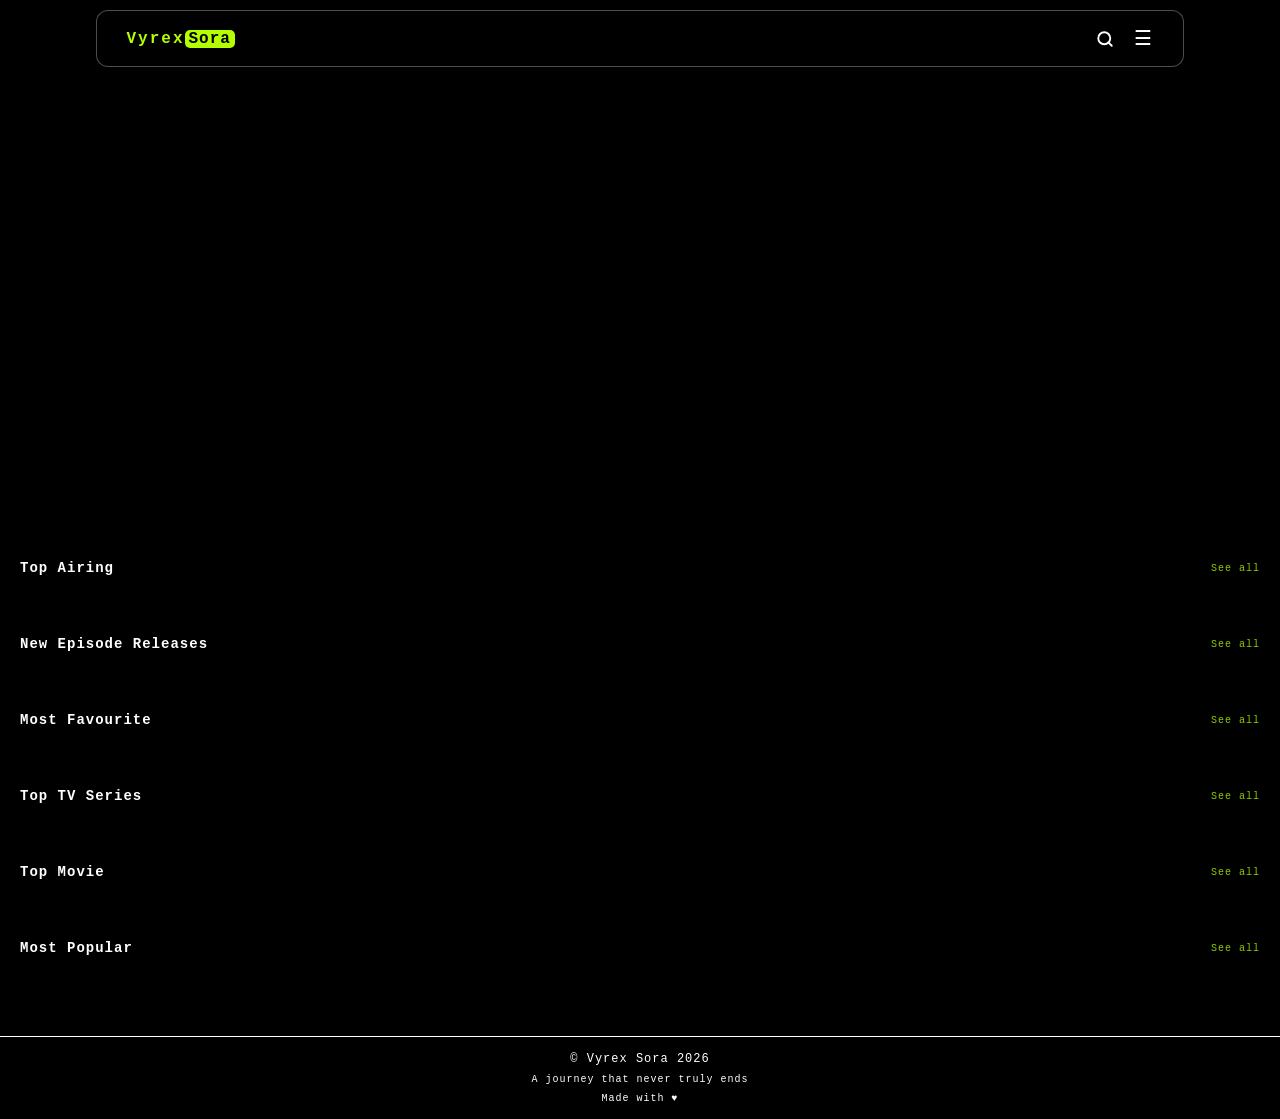
<file: index.html>
<!DOCTYPE html>
<html lang="en">
<head>
  <meta charset="UTF-8">
  <meta name="viewport" content="width=device-width, initial-scale=1.0">
  <meta name="google-site-verification" content="T7YltjFUH0FbNGwlceRpRy20hmYLATjGN4tPU9SkN6c" />
  
  <!-- 🔥 SEO -->
  <title>Vyrex Sora | Anime Tracker & Discovery</title>
  <meta name="description" content="Vyrex Sora - Explore, track, and discover anime. A smooth and modern anime experience.">
  <meta name="keywords" content="anime website, watch anime online, anime tracker, vyrex sora, anime list">
  <meta name="robots" content="index, follow">
  
  <!-- 🔥 OPEN GRAPH -->
  <meta property="og:title" content="Vyrex Sora">
  <meta property="og:description" content="A journey that never truly ends. Discover and track anime easily.">
  <meta property="og:image" content="https://vyrexsora.netlify.app/thumb.png">
  <meta property="og:url" content="https://vyrexsora.netlify.app">
  <meta property="og:type" content="website">
  
  <!-- 🔥 TWITTER -->
  <meta name="twitter:card" content="summary_large_image">
  <meta name="twitter:title" content="Vyrex Sora">
  <meta name="twitter:description" content="A journey that never truly ends. Discover and track anime easily.">
  <meta name="twitter:image" content="https://vyrexsora.netlify.app/thumb.png">
  
  <!-- 🔥 THEME COLOR -->
  <meta name="theme-color" content="#b4ff00">
  
  <!-- 🔥 FAVICON (🔥 FIXED) -->
  <link rel="icon" href="favicon.png" type="image/png">
  
  <!-- 🔥 OPTIONAL (better support) -->
  <link rel="apple-touch-icon" href="favicon.png">
  
  <!-- 🔥 STYLES -->
  <link rel="stylesheet" href="style.css">
  <link rel="stylesheet" href="navbar.css">
</head>
<body>

<!-- NAVBAR -->
<nav>
  <ul class="nav-links">
    <li><a class="visited">Home</a></li>
    <li><a href="list.html">List</a></li>
    <li><a href="about.html">About Us</a></li>
    <li><a href="contact.html">Contact Us</a></li>
    <li><a href="privacy.html">Privacy Policy</a></li>
    <li><a href="terms.html">Terms & Condition</a></li>
  </ul>
</nav>

<nav class="nav">
  <h1 class="logo">Vyrex<span>Sora</span></h1>

  <div class="nav-right">
    <a href="search.html">
      <div class="nav-search-box">
        <div class="nav-search-wrapper">
          <svg class="nav-search-icon" viewBox="0 0 24 24">
            <circle cx="11" cy="11" r="8"/>
            <path d="M21 21L16.65 16.65"/>
          </svg>
        </div>
      </div>
    </a>

    <div class="menu-toggle">☰</div>
  </div>
</nav>

<!-- HERO CAROUSEL -->
<section class="hero-carousel" id="heroCarousel"></section>

<!-- SECTIONS -->
<section class="anime-section">
  <div class="section-header">
    <h2>Top Airing</h2>
    <a href="airing.html" class="see-all">See all</a>
  </div>
  <div class="anime-row" id="topAiring"></div>
</section>

<section class="anime-section">
  <div class="section-header">
    <h2>New Episode Releases</h2>
    <a href="newep.html" class="see-all">See all</a>
  </div>
  <div class="anime-row" id="newEpisodes"></div>
</section>

<section class="anime-section">
  <div class="section-header">
    <h2>Most Favourite</h2>
    <a href="favourite.html" class="see-all">See all</a>
  </div>
  <div class="anime-row" id="favorites"></div>
</section>

<section class="anime-section">
  <div class="section-header">
    <h2>Top TV Series</h2>
    <a href="tv.html" class="see-all">See all</a>
  </div>
  <div class="anime-row" id="topTV"></div>
</section>

<section class="anime-section">
  <div class="section-header">
    <h2>Top Movie</h2>
    <a href="movie.html" class="see-all">See all</a>
  </div>
  <div class="anime-row" id="topMovie"></div>
</section>

<section class="anime-section">
  <div class="section-header">
    <h2>Most Popular</h2>
    <a href="popular.html" class="see-all">See all</a>
  </div>
  <div class="anime-row" id="popular"></div>
</section>

<footer class="footer">
  <p>© Vyrex Sora 2026</p>
  <p class="footer-tagline">A journey that never truly ends</p>
  <p class="footer-made">Made with ♥️</p>
</footer>

<script src="script.js"></script>
<script src="navbar.js"></script>
</body>
</html>
</file>
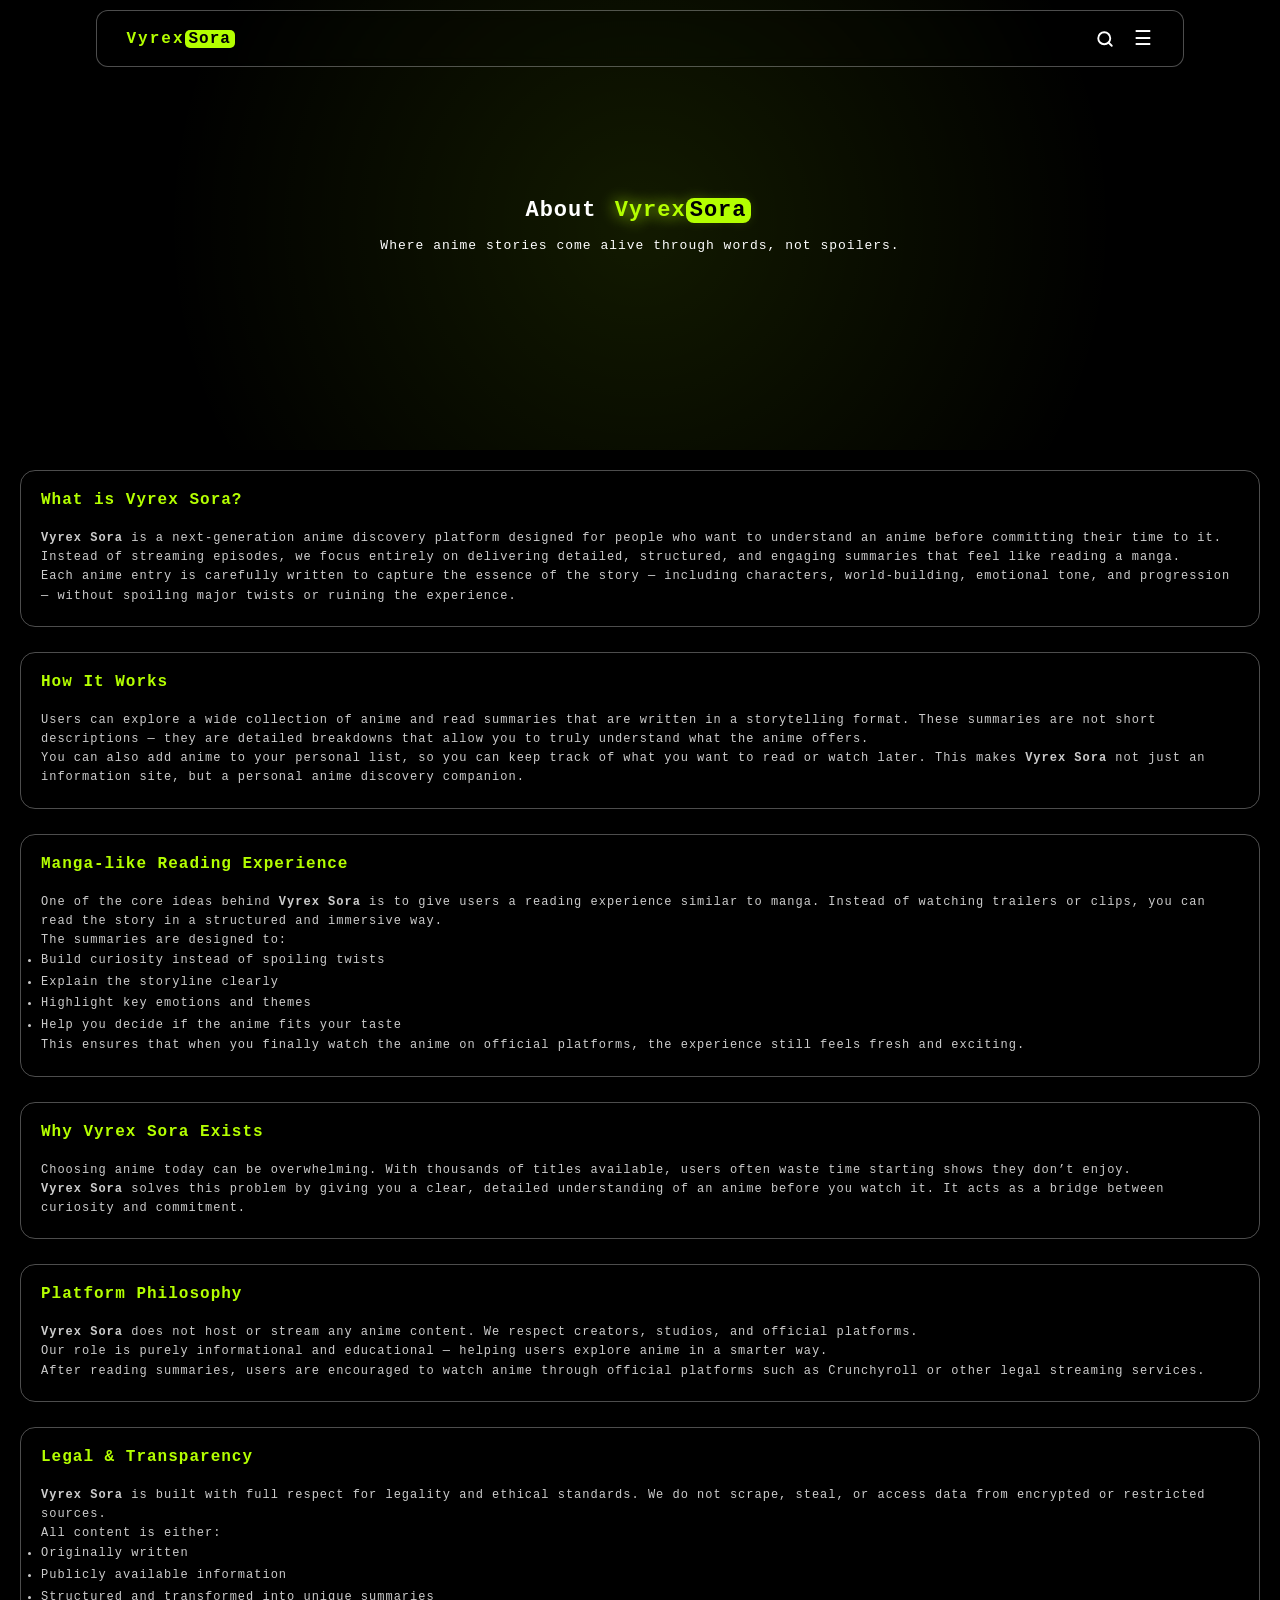
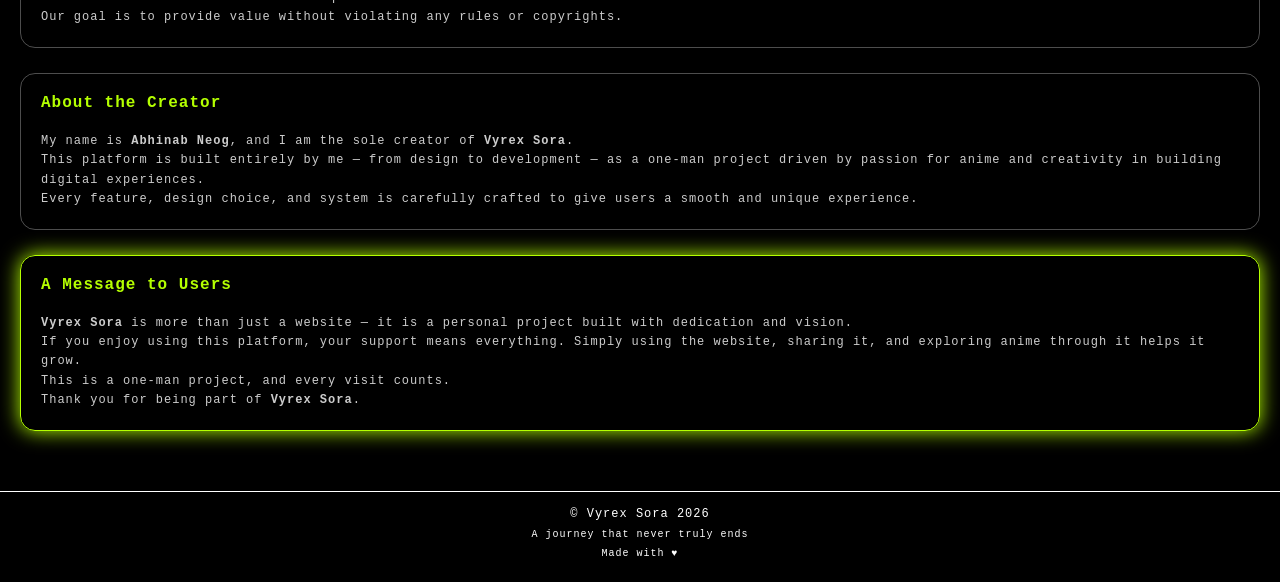
<file: about.html>
<!DOCTYPE html>
<html lang="en">
<head>
  <meta charset="UTF-8">
  <meta name="viewport" content="width=device-width, initial-scale=1.0">
  <title>About Vyrex Sora</title>
  <meta name="description" content="Learn about Vyrex Sora and its mission to create a modern anime discovery platform.">
  <meta name="keywords" content="about vyrex sora, anime platform, anime website">
  <meta name="robots" content="index, follow">
  <meta property="og:title" content="About Vyrex Sora">
  <meta property="og:description" content="Discover the vision behind Vyrex Sora.">
  <meta property="og:image" content="https://vyrexsora.netlify.app/thumb.png">
  <meta property="og:url" content="https://vyrexsora.netlify.app/about.html">
  <meta property="og:type" content="website">
  <meta name="twitter:card" content="summary_large_image">
  <meta name="twitter:title" content="About Vyrex Sora">
  <meta name="twitter:description" content="Discover the vision behind Vyrex Sora.">
  <meta name="twitter:image" content="https://vyrexsora.netlify.app/thumb.png">
  <meta name="theme-color" content="#b4ff00">
  <link rel="icon" type="image/png" href="/favicon.png">
  <link rel="apple-touch-icon" href="/favicon.png">
  <link rel="canonical" href="https://vyrexsora.netlify.app/about.html">
  <link rel="stylesheet" href="about.css">
  <link rel="stylesheet" href="navbar.css">
</head>
<body>

<!-- NAVBAR -->
<nav>
  <ul class="nav-links">
    <li><a href="index.html">Home</a></li>
    <li><a href="list.html">List</a></li>
    <li><a class="visited">About Us</a></li>
    <li><a href="contact.html">Contact Us</a></li>
    <li><a href="privacy.html">Privacy Policy</a></li>
    <li><a href="terms.html">Terms & Condition</a></li>
  </ul>
</nav>

<nav class="nav">
  <h1 class="logo">Vyrex<span>Sora</span></h1>

  <div class="nav-right">
    <a href="search.html">
      <div class="nav-search-box">
        <div class="nav-search-wrapper">
          <svg class="nav-search-icon" viewBox="0 0 24 24">
            <circle cx="11" cy="11" r="8"/>
            <path d="M21 21L16.65 16.65"/>
          </svg>
        </div>
      </div>
    </a>

    <div class="menu-toggle">☰</div>
  </div>
</nav>

<!-- HERO -->
<section class="about-hero">
  <h1>About <span>Vyrex<span>Sora</span></span></h1>
  <p>Where anime stories come alive through words, not spoilers.</p>
</section>

<!-- CONTENT -->
<section class="about-container">

  <div class="about-card">
    <h2>What is Vyrex Sora?</h2>
    <p>
      <strong>Vyrex Sora</strong> is a next-generation anime discovery platform designed for people who want to understand an anime before committing their time to it.  
      Instead of streaming episodes, we focus entirely on delivering detailed, structured, and engaging summaries that feel like reading a manga.
    </p>
    <p>
      Each anime entry is carefully written to capture the essence of the story — including characters, world-building, emotional tone, and progression — without spoiling major twists or ruining the experience.
    </p>
  </div>

  <div class="about-card">
    <h2>How It Works</h2>
    <p>
      Users can explore a wide collection of anime and read summaries that are written in a storytelling format.  
      These summaries are not short descriptions — they are detailed breakdowns that allow you to truly understand what the anime offers.
    </p>
    <p>
      You can also add anime to your personal list, so you can keep track of what you want to read or watch later.  
      This makes <strong>Vyrex Sora</strong> not just an information site, but a personal anime discovery companion.
    </p>
  </div>

  <div class="about-card">
    <h2>Manga-like Reading Experience</h2>
    <p>
      One of the core ideas behind <strong>Vyrex Sora</strong> is to give users a reading experience similar to manga.  
      Instead of watching trailers or clips, you can read the story in a structured and immersive way.
    </p>
    <p>
      The summaries are designed to:
      </p>
      <ul>
        <li>Build curiosity instead of spoiling twists</li>
        <li>Explain the storyline clearly</li>
        <li>Highlight key emotions and themes</li>
        <li>Help you decide if the anime fits your taste</li>
      </ul>
    <p>
      This ensures that when you finally watch the anime on official platforms, the experience still feels fresh and exciting.
    </p>
  </div>

  <div class="about-card">
    <h2>Why Vyrex Sora Exists</h2>
    <p>
      Choosing anime today can be overwhelming. With thousands of titles available, users often waste time starting shows they don’t enjoy.
    </p>
    <p>
      <strong>Vyrex Sora</strong> solves this problem by giving you a clear, detailed understanding of an anime before you watch it.  
      It acts as a bridge between curiosity and commitment.
    </p>
  </div>

  <div class="about-card">
    <h2>Platform Philosophy</h2>
    <p>
      <strong>Vyrex Sora</strong> does not host or stream any anime content.  
      We respect creators, studios, and official platforms.
    </p>
    <p>
      Our role is purely informational and educational — helping users explore anime in a smarter way.
    </p>
    <p>
      After reading summaries, users are encouraged to watch anime through official platforms such as Crunchyroll or other legal streaming services.
    </p>
  </div>

  <div class="about-card">
    <h2>Legal & Transparency</h2>
    <p>
      <strong>Vyrex Sora</strong> is built with full respect for legality and ethical standards.  
      We do not scrape, steal, or access data from encrypted or restricted sources.
    </p>
    <p>
      All content is either:
      </p>
      <ul>
        <li>Originally written</li>
        <li>Publicly available information</li>
        <li>Structured and transformed into unique summaries</li>
      </ul>
    <p>
      Our goal is to provide value without violating any rules or copyrights.
    </p>
  </div>

  <div class="about-card">
    <h2>About the Creator</h2>
    <p>
      My name is <strong>Abhinab Neog</strong>, and I am the sole creator of <strong>Vyrex Sora</strong>.
    </p>
    <p>
      This platform is built entirely by me — from design to development — as a one-man project driven by passion for anime and creativity in building digital experiences.
    </p>
    <p>
      Every feature, design choice, and system is carefully crafted to give users a smooth and unique experience.
    </p>
  </div>

  <div class="about-card highlight">
    <h2>A Message to Users</h2>
    <p>
      <strong>Vyrex Sora</strong> is more than just a website — it is a personal project built with dedication and vision.
    </p>
    <p>
      If you enjoy using this platform, your support means everything.  
      Simply using the website, sharing it, and exploring anime through it helps it grow.
    </p>
    <p>
      This is a one-man project, and every visit counts.
    </p>
    <p>
      Thank you for being part of <strong>Vyrex Sora</strong>.
    </p>
  </div>

</section>

<footer class="footer">
  <p>© Vyrex Sora 2026</p>
  <p class="footer-tagline">A journey that never truly ends</p>
  <p class="footer-made">Made with ♥️</p>
</footer>

<script src="navbar.js"></script>
<script src="about.js"></script>
</body>
</html>
</file>
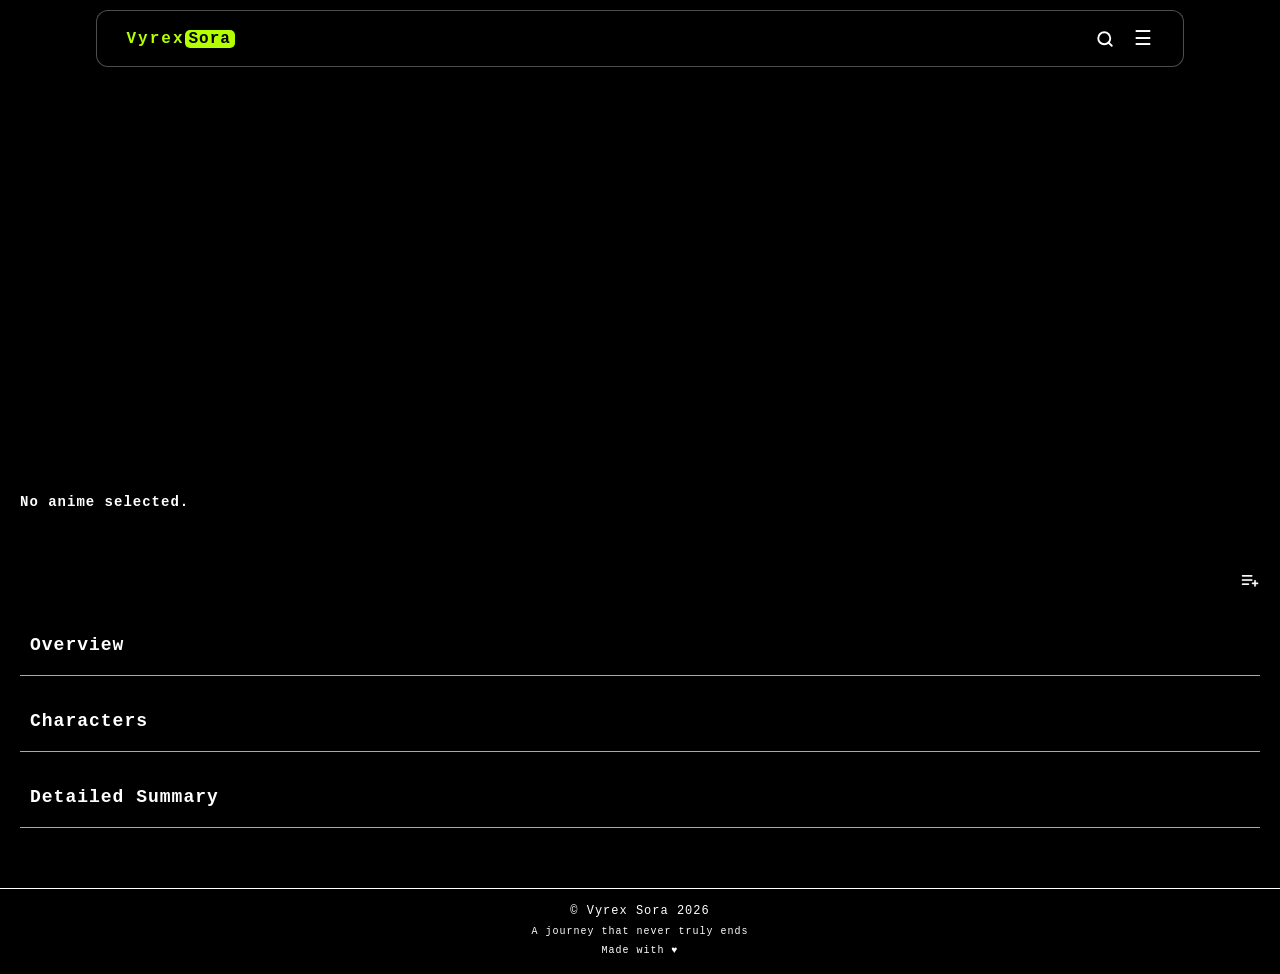
<file: anime.html>
<!DOCTYPE html>
<html lang="en">
<head>
  <meta charset="UTF-8">
  <meta name="viewport" content="width=device-width, initial-scale=1.0">
  <title>Vyrex Sora</title>
  <link rel="stylesheet" href="navbar.css">
  <link rel="stylesheet" href="anime.css">
</head>
<body>

<!-- NAVBAR -->
<nav>
  <ul class="nav-links">
    <li><a href="index.html">Home</a></li>
    <li><a href="list.html">List</a></li>
    <li><a href="about.html">About Us</a></li>
    <li><a href="contact.html">Contact Us</a></li>
    <li><a href="privacy.html">Privacy Policy</a></li>
    <li><a href="terms.html">Terms & Condition</a></li>
  </ul>
</nav>

<nav class="nav">
  <h1 class="logo">Vyrex<span>Sora</span></h1>

  <div class="nav-right">
    <a href="search.html">
      <div class="nav-search-box">
        <div class="nav-search-wrapper">
          <svg class="nav-search-icon" viewBox="0 0 24 24">
            <circle cx="11" cy="11" r="8"/>
            <path d="M21 21L16.65 16.65"/>
          </svg>
        </div>
      </div>
    </a>

    <div class="menu-toggle">☰</div>
  </div>
</nav>

<!-- HERO -->
<section class="anime-hero" id="animeHero">
  <div class="anime-hero-content">
    <h1 id="animeTitle">Loading...</h1>
    <p id="animeGenres"></p>
  </div>
</section>

<!-- CONTENT -->
<section class="anime-container">
  
  <div class="rating-list">
    <div class="rating"></div>
    <img src="list_icon.png" alt="AddToList" id="addToList" class="add-btn">
  </div>

  <div class="anime-card">
    <h2>Overview</h2>
    <p id="animeSynopsis"></p>
  </div>

  <div class="anime-card">
    <h2>Characters</h2>
    <div id="animeCharacters" class="characters"></div>
  </div>

  <div class="anime-card">
    <h2>Detailed Summary</h2>
    <p id="animeSummary"></p>
  </div>

</section>

<footer class="footer">
  <p>© Vyrex Sora 2026</p>
  <p class="footer-tagline">A journey that never truly ends</p>
  <p class="footer-made">Made with ♥️</p>
</footer>

<script src="navbar.js"></script>
<script src="anime.js"></script>

<div id="toastBox" class="toast"></div>
</body>
</html>
</file>
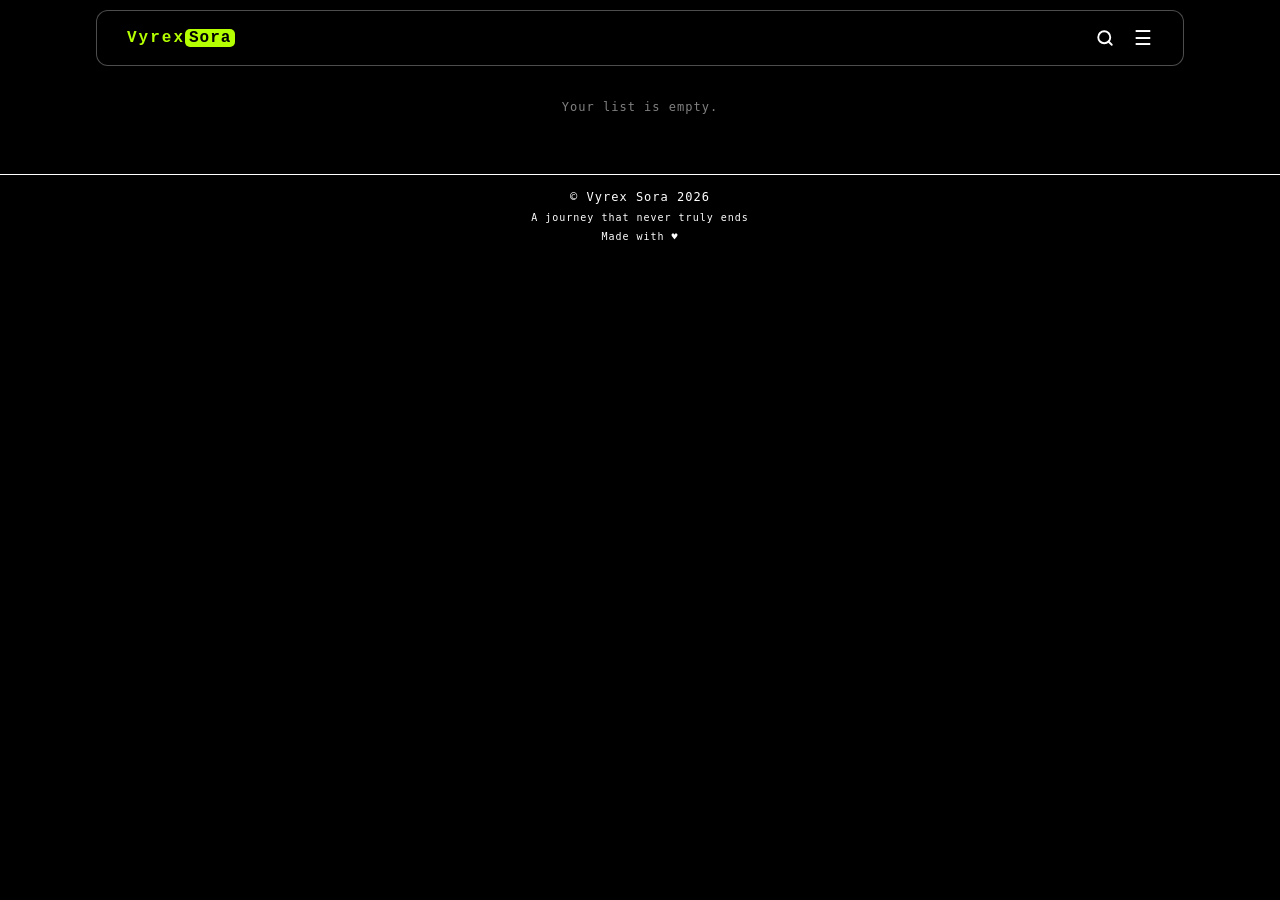
<file: list.html>
<!DOCTYPE html>
<html lang="en">
<head>
  <meta charset="UTF-8">
  <meta name="viewport" content="width=device-width, initial-scale=1.0">
  <title>My Anime List - Vyrex Sora</title>
  <meta name="description" content="Track and manage your personal anime watchlist with Vyrex Sora.">
  <meta name="keywords" content="anime list, anime tracker, watchlist, vyrex sora">
  <meta name="robots" content="index, follow">
  <meta property="og:title" content="My Anime List - Vyrex Sora">
  <meta property="og:description" content="Track and manage your anime journey easily.">
  <meta property="og:image" content="https://vyrexsora.netlify.app/thumb.png">
  <meta property="og:url" content="https://vyrexsora.netlify.app/list.html">
  <meta property="og:type" content="website">
  <meta name="twitter:card" content="summary_large_image">
  <meta name="twitter:title" content="My Anime List - Vyrex Sora">
  <meta name="twitter:description" content="Track and manage your anime journey easily.">
  <meta name="twitter:image" content="https://vyrexsora.netlify.app/thumb.png">
  <meta name="theme-color" content="#b4ff00">
  <link rel="icon" type="image/png" href="/favicon.png">
  <link rel="apple-touch-icon" href="/favicon.png">
  <link rel="canonical" href="https://vyrexsora.netlify.app/list.html">
  <link rel="stylesheet" href="navbar.css">
  <link rel="stylesheet" href="list.css">
</head>
<body>

<!-- NAVBAR -->
<nav>
  <ul class="nav-links">
    <li><a href="index.html">Home</a></li>
    <li><a class="visited">List</a></li>
    <li><a href="about.html">About Us</a></li>
    <li><a href="contact.html">Contact Us</a></li>
    <li><a href="privacy.html">Privacy Policy</a></li>
    <li><a href="terms.html">Terms & Condition</a></li>
  </ul>
</nav>

<nav class="nav">
  <h1 class="logo">Vyrex<span>Sora</span></h1>

  <div class="nav-right">
    <a href="search.html">
      <div class="nav-search-box">
        <div class="nav-search-wrapper">
          <svg class="nav-search-icon" viewBox="0 0 24 24">
            <circle cx="11" cy="11" r="8"/>
            <path d="M21 21L16.65 16.65"/>
          </svg>
        </div>
      </div>
    </a>

    <div class="menu-toggle">☰</div>
  </div>
</nav>

<!-- LIST CONTAINER -->
<section class="list-container" id="animeListContainer">
  <p class="empty-msg">Your list is empty.</p>
</section>

<footer class="footer">
  <p>© Vyrex Sora 2026</p>
  <p class="footer-tagline">A journey that never truly ends</p>
  <p class="footer-made">Made with ♥️</p>
</footer>

<script src="navbar.js"></script>
<script src="list.js"></script>
</body>
</html>
</file>
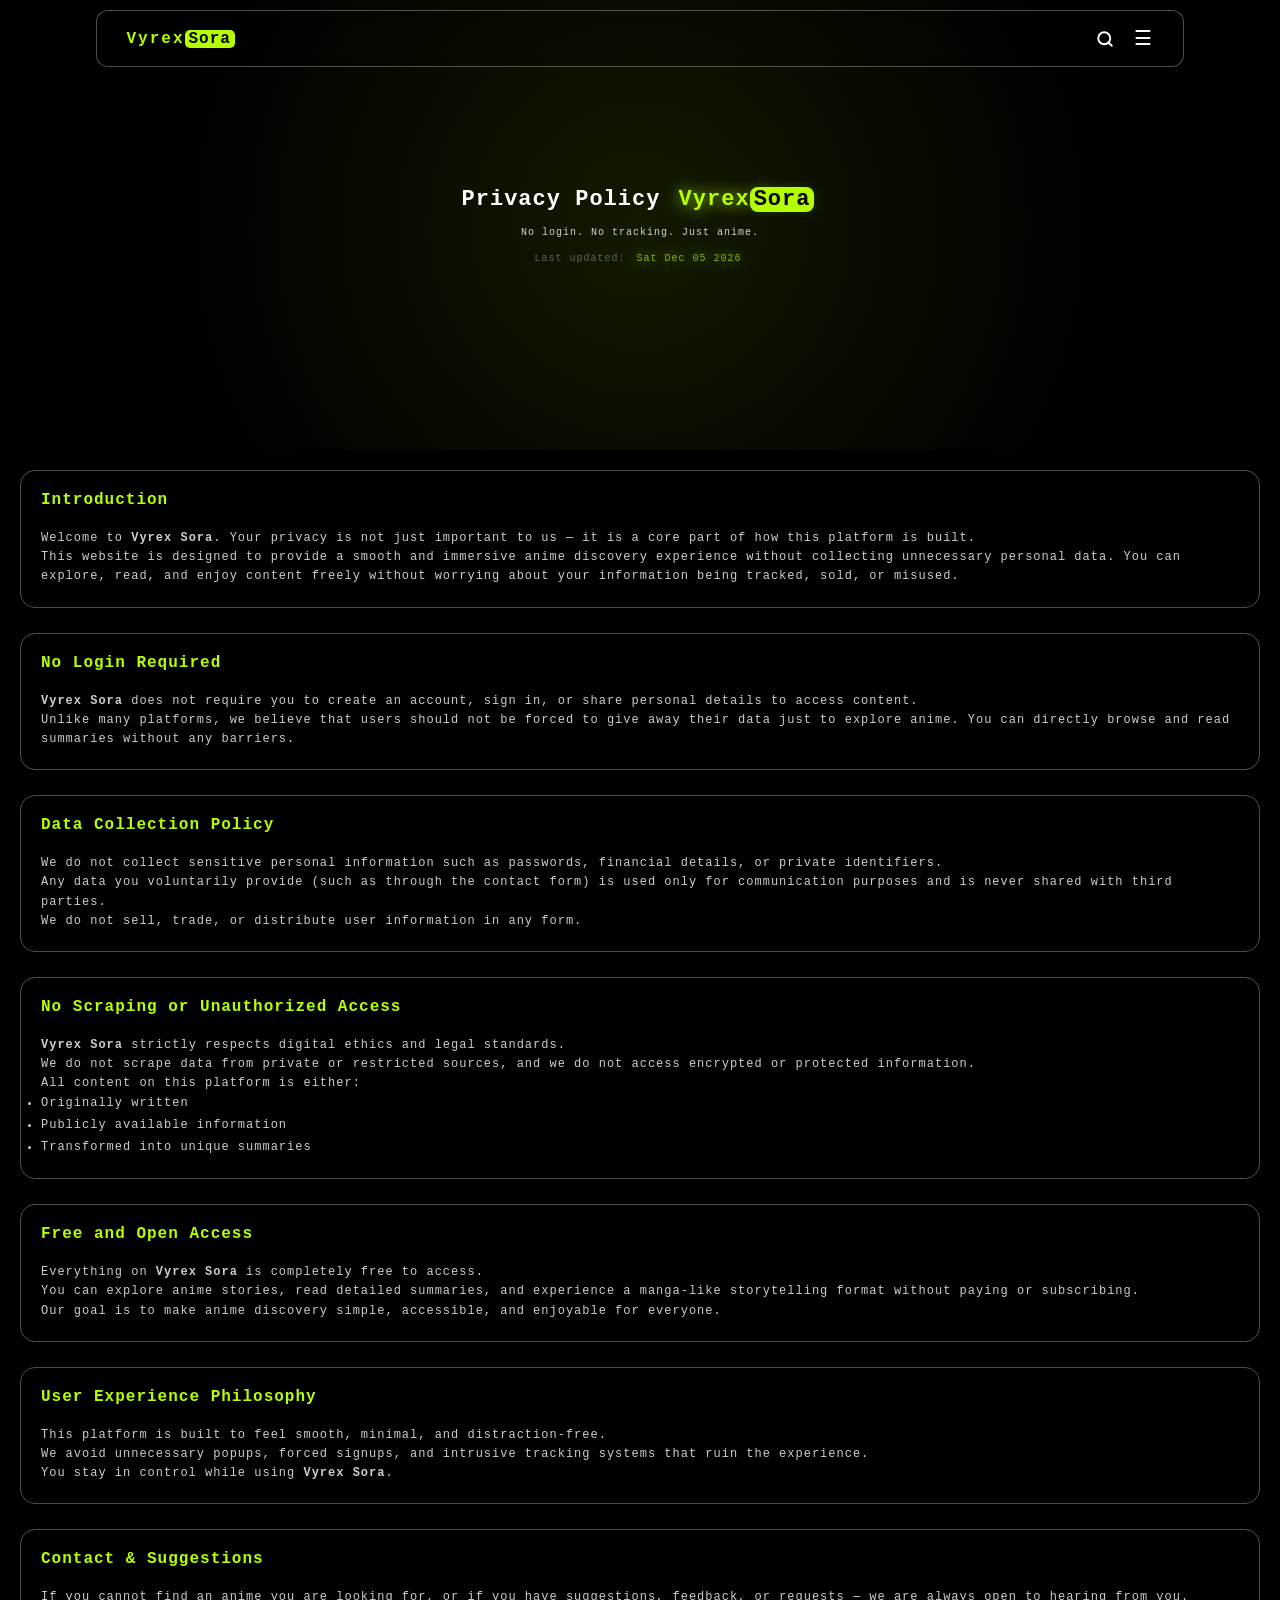
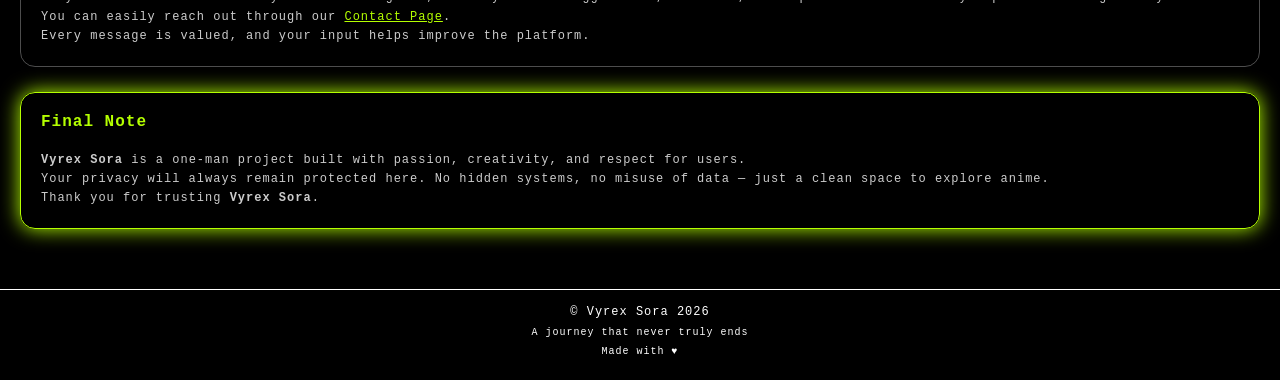
<file: privacy.html>
<!DOCTYPE html>
<html lang="en">
<head>
  <meta charset="UTF-8">
  <meta name="viewport" content="width=device-width, initial-scale=1.0">
  <title>Privacy Policy - Vyrex Sora</title>
  <meta name="description" content="Read Vyrex Sora's privacy policy and understand how your data is handled.">
  <meta name="keywords" content="privacy policy, vyrex sora privacy, anime website privacy">
  <meta name="robots" content="index, follow">
  <meta property="og:title" content="Privacy Policy - Vyrex Sora">
  <meta property="og:description" content="Understand how Vyrex Sora protects your privacy.">
  <meta property="og:image" content="https://vyrexsora.netlify.app/thumb.png">
  <meta property="og:url" content="https://vyrexsora.netlify.app/privacy.html">
  <meta property="og:type" content="website">
  <meta name="twitter:card" content="summary_large_image">
  <meta name="twitter:title" content="Privacy Policy - Vyrex Sora">
  <meta name="twitter:description" content="Understand how Vyrex Sora protects your privacy.">
  <meta name="twitter:image" content="https://vyrexsora.netlify.app/thumb.png">
  <meta name="theme-color" content="#b4ff00">
  <link rel="icon" type="image/png" href="/favicon.png">
  <link rel="apple-touch-icon" href="/favicon.png">
  <link rel="canonical" href="https://vyrexsora.netlify.app/privacy.html">
  <link rel="stylesheet" href="navbar.css">
  <link rel="stylesheet" href="privacy.css">
</head>
<body>

<!-- NAVBAR -->
<nav>
  <ul class="nav-links">
    <li><a href="index.html">Home</a></li>
    <li><a href="list.html">List</a></li>
    <li><a href="about.html">About Us</a></li>
    <li><a href="contact.html">Contact Us</a></li>
    <li><a class="visited">Privacy Policy</a></li>
    <li><a href="terms.html">Terms & Condition</a></li>
  </ul>
</nav>

<nav class="nav">
  <h1 class="logo">Vyrex<span>Sora</span></h1>

  <div class="nav-right">
    <a href="search.html">
      <div class="nav-search-box">
        <div class="nav-search-wrapper">
          <svg class="nav-search-icon" viewBox="0 0 24 24">
            <circle cx="11" cy="11" r="8"/>
            <path d="M21 21L16.65 16.65"/>
          </svg>
        </div>
      </div>
    </a>

    <div class="menu-toggle">☰</div>
  </div>
</nav>

<!-- HERO -->
<section class="privacy-hero">
  <h1>Privacy Policy <span>Vyrex<span>Sora</span></span></h1>
  <p class="privacy-subtitle">
    No login. No tracking. Just anime.
  </p>
  <p class="last-updated">Last updated: <span id="lastUpdated"></span></p>
</section>

<!-- CONTENT -->
<section class="privacy-container">

  <div class="privacy-card">
    <h2>Introduction</h2>
    <p>
      Welcome to <strong>Vyrex Sora</strong>. Your privacy is not just important to us — it is a core part of how this platform is built.
    </p>
    <p>
      This website is designed to provide a smooth and immersive anime discovery experience without collecting unnecessary personal data.  
      You can explore, read, and enjoy content freely without worrying about your information being tracked, sold, or misused.
    </p>
  </div>

  <div class="privacy-card">
    <h2>No Login Required</h2>
    <p>
      <strong>Vyrex Sora</strong> does not require you to create an account, sign in, or share personal details to access content.
    </p>
    <p>
      Unlike many platforms, we believe that users should not be forced to give away their data just to explore anime.  
      You can directly browse and read summaries without any barriers.
    </p>
  </div>

  <div class="privacy-card">
    <h2>Data Collection Policy</h2>
    <p>
      We do not collect sensitive personal information such as passwords, financial details, or private identifiers.
    </p>
    <p>
      Any data you voluntarily provide (such as through the contact form) is used only for communication purposes and is never shared with third parties.
    </p>
    <p>
      We do not sell, trade, or distribute user information in any form.
    </p>
  </div>

  <div class="privacy-card">
    <h2>No Scraping or Unauthorized Access</h2>
    <p>
      <strong>Vyrex Sora</strong> strictly respects digital ethics and legal standards.
    </p>
    <p>
      We do not scrape data from private or restricted sources, and we do not access encrypted or protected information.
    </p>
    <p>
      All content on this platform is either:
    </p>
    <ul>
      <li>Originally written</li>
      <li>Publicly available information</li>
      <li>Transformed into unique summaries</li>
    </ul>
  </div>

  <div class="privacy-card">
    <h2>Free and Open Access</h2>
    <p>
      Everything on <strong>Vyrex Sora</strong> is completely free to access.
    </p>
    <p>
      You can explore anime stories, read detailed summaries, and experience a manga-like storytelling format without paying or subscribing.
    </p>
    <p>
      Our goal is to make anime discovery simple, accessible, and enjoyable for everyone.
    </p>
  </div>

  <div class="privacy-card">
    <h2>User Experience Philosophy</h2>
    <p>
      This platform is built to feel smooth, minimal, and distraction-free.
    </p>
    <p>
      We avoid unnecessary popups, forced signups, and intrusive tracking systems that ruin the experience.
    </p>
    <p>
      You stay in control while using <strong>Vyrex Sora</strong>.
    </p>
  </div>

  <div class="privacy-card">
    <h2>Contact & Suggestions</h2>
    <p>
      If you cannot find an anime you are looking for, or if you have suggestions, feedback, or requests — we are always open to hearing from you.
    </p>
    <p>
      You can easily reach out through our 
      <a href="contact.html" style="color: var(--acid-lime); text-decoration: underline;">
        Contact Page</a>.
    </p>
    <p>
      Every message is valued, and your input helps improve the platform.
    </p>
  </div>

  <div class="privacy-card highlight">
    <h2>Final Note</h2>
    <p>
      <strong>Vyrex Sora</strong> is a one-man project built with passion, creativity, and respect for users.
    </p>
    <p>
      Your privacy will always remain protected here. No hidden systems, no misuse of data — just a clean space to explore anime.
    </p>
    <p>
      Thank you for trusting <strong>Vyrex Sora</strong>.
    </p>
  </div>

</section>

<!-- FOOTER -->
<footer class="footer">
  <p>© Vyrex Sora 2026</p>
  <p class="footer-tagline">A journey that never truly ends</p>
  <p class="footer-made">Made with ♥️</p>
</footer>

<script src="navbar.js"></script>
<script src="privacy.js"></script>
</body>
</html>
</file>
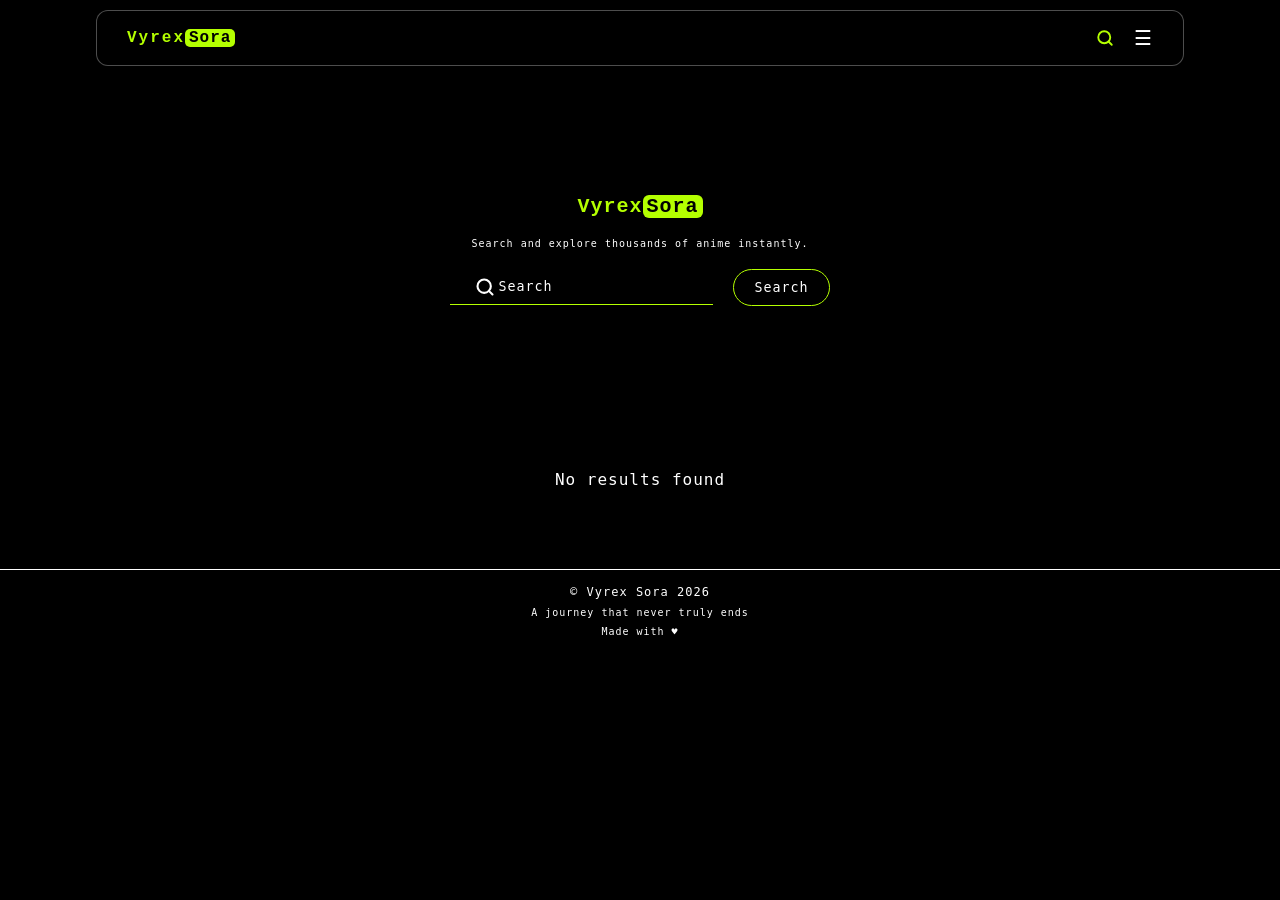
<file: search.html>
<!DOCTYPE html>
<html lang="en">
<head>
  <meta charset="UTF-8">
  <meta name="viewport" content="width=device-width, initial-scale=1.0">
  <title>Search - Vyrex Sora</title>
  <meta name="description" content="Search and discover thousands of anime instantly with Vyrex Sora.">
  <meta name="keywords" content="search anime, anime finder, anime database, vyrex sora search">
  <meta name="robots" content="index, follow">
  <meta property="og:title" content="Search Anime - Vyrex Sora">
  <meta property="og:description" content="Search and explore thousands of anime instantly.">
  <meta property="og:image" content="https://vyrexsora.netlify.app/thumb.png">
  <meta property="og:url" content="https://vyrexsora.netlify.app/search.html">
  <meta property="og:type" content="website">
  <meta name="twitter:card" content="summary_large_image">
  <meta name="twitter:title" content="Search Anime - Vyrex Sora">
  <meta name="twitter:description" content="Search and explore thousands of anime instantly.">
  <meta name="twitter:image" content="https://vyrexsora.netlify.app/thumb.png">
  <meta name="theme-color" content="#b4ff00">
  <link rel="icon" type="image/png" sizes="32x32" href="/favicon.png">
  <link rel="apple-touch-icon" sizes="180x180" href="/favicon.png">
  <link rel="canonical" href="https://vyrexsora.netlify.app/search.html">
  <link rel="stylesheet" href="navbar.css">
  <link rel="stylesheet" href="search.css">
</head>
<body>

<!-- NAVBAR -->
<nav>
  <ul class="nav-links">
    <li><a href="index.html">Home</a></li>
    <li><a href="list.html">List</a></li>
    <li><a href="about.html">About Us</a></li>
    <li><a href="contact.html">Contact Us</a></li>
    <li><a href="privacy.html">Privacy Policy</a></li>
    <li><a href="terms.html">Terms & Condition</a></li>
  </ul>
</nav>

<nav class="nav">
  <h1 class="logo">Vyrex<span>Sora</span></h1>

  <div class="nav-right">
    <a>
      <div class="nav-search-box">
        <div class="nav-search-wrapper">
          <svg class="nav-search-icon visited-search" viewBox="0 0 24 24">
            <circle cx="11" cy="11" r="8"/>
            <path d="M21 21L16.65 16.65"/>
          </svg>
        </div>
      </div>
    </a>

    <div class="menu-toggle">☰</div>
  </div>
</nav>

<!-- HERO -->
<section class="hero">
  <div class="content">
    <h2>Vyrex<span>Sora</span></h2>
    <p>Search and explore thousands of anime instantly.</p>

    <div class="search-box">
      <div class="search-wrapper">
        <svg class="search-icon" viewBox="0 0 24 24">
          <circle cx="11" cy="11" r="8"/>
          <path d="M21 21L16.65 16.65"/>
        </svg>

        <input type="search" id="searchInput" placeholder="Search">

        <!-- 🔥 SUGGESTIONS DROPDOWN -->
        <div id="suggestions" class="suggestions"></div>
      </div>

      <a href="#results">
        <button class="search-btn" onclick="searchAnime()">Search</button>
      </a>
    </div>
  </div>
</section>

<!-- RESULTS -->
<section class="results" id="results"></section>

<footer class="footer">
  <p>© Vyrex Sora 2026</p>
  <p class="footer-tagline">A journey that never truly ends</p>
  <p class="footer-made">Made with ♥️</p>
</footer>

<script src="search.js"></script>
<script src="navbar.js"></script>
</body>
</html>
</file>
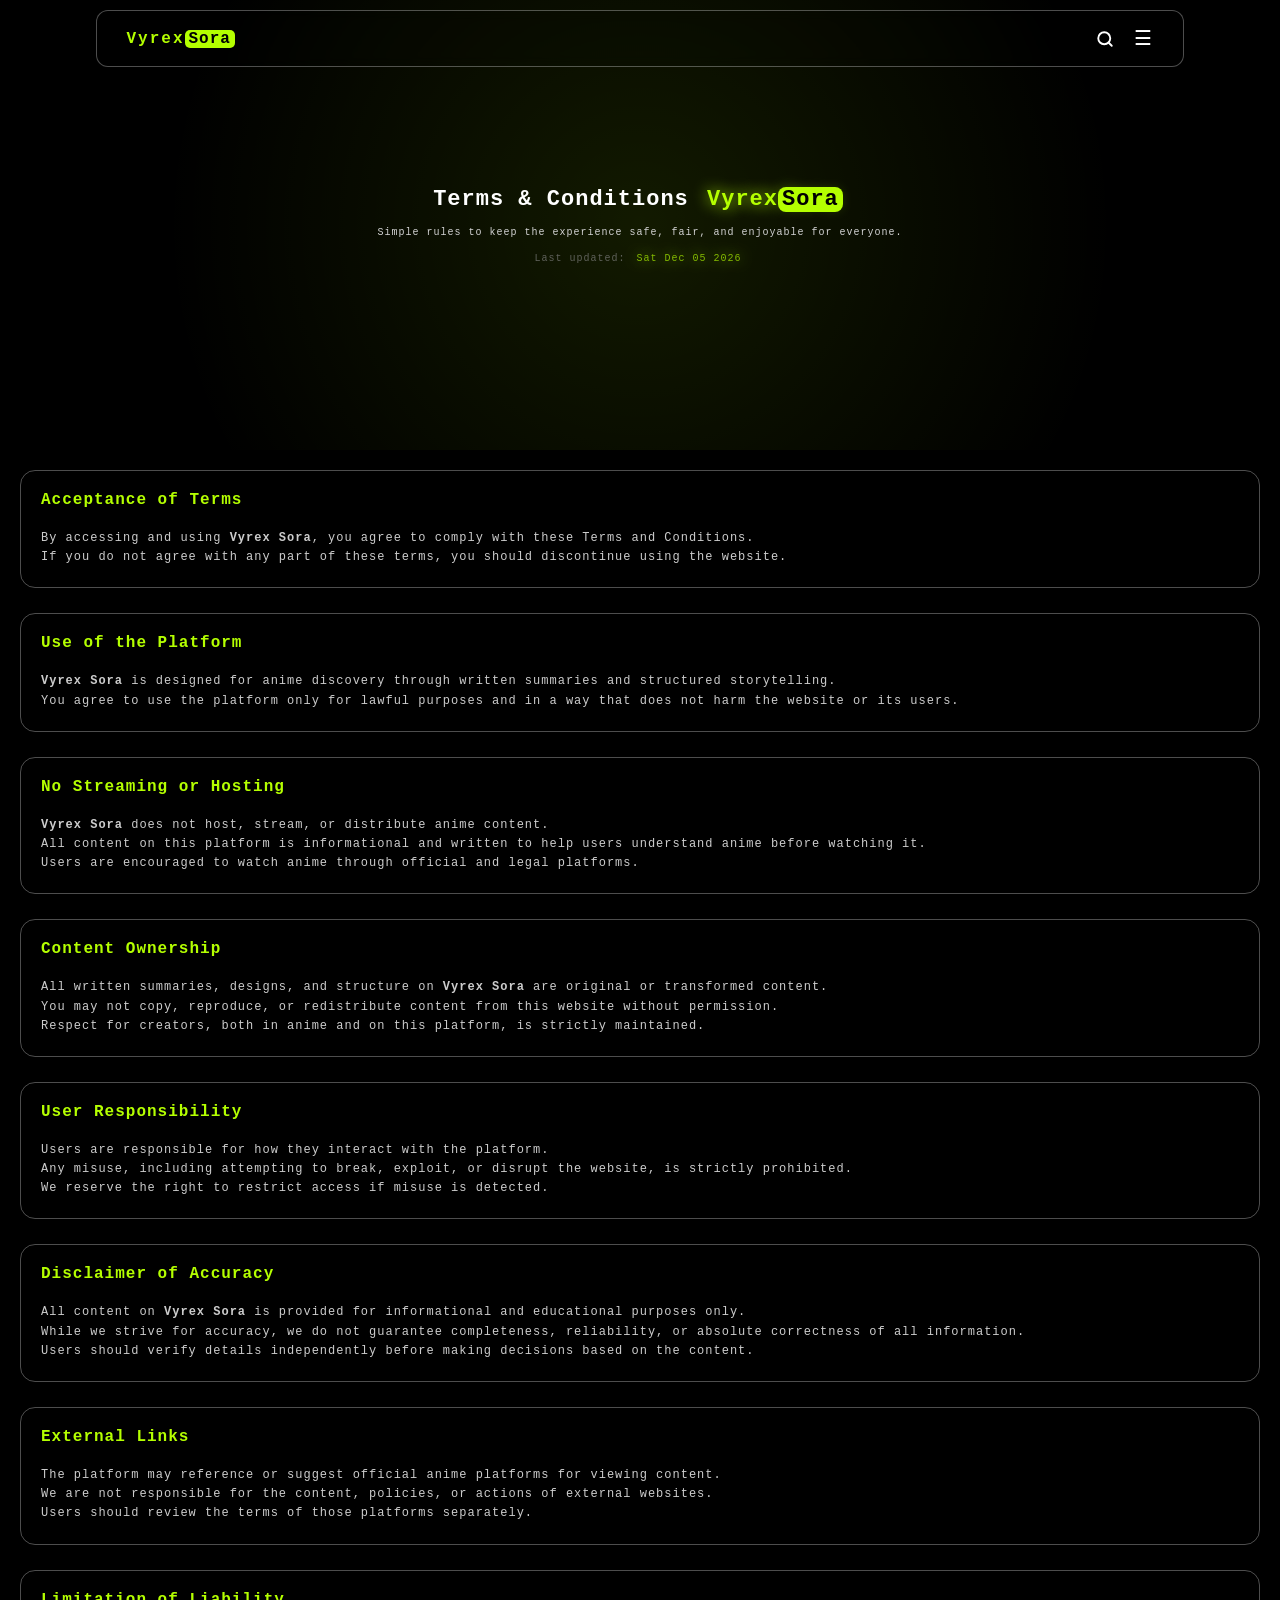
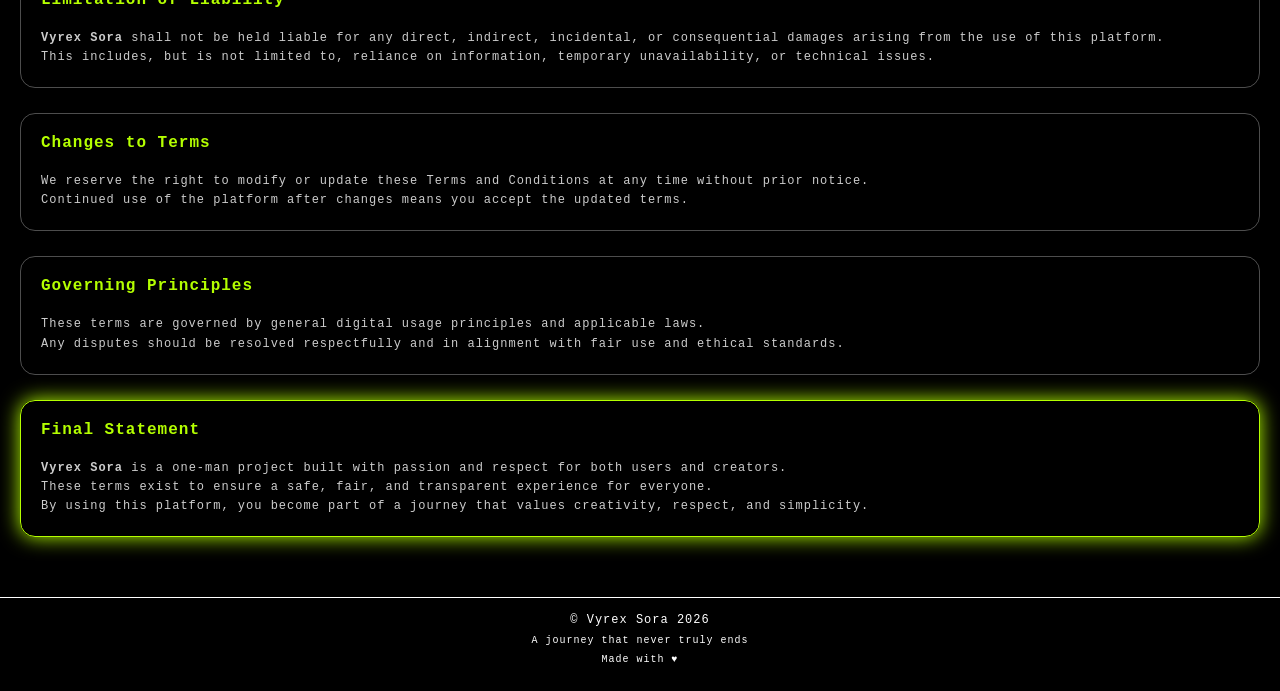
<file: terms.html>
<!DOCTYPE html>
<html lang="en">
<head>
  <meta charset="UTF-8">
  <meta name="viewport" content="width=device-width, initial-scale=1.0">
  <title>Terms & Conditions - Vyrex Sora</title>
  <meta name="description" content="Read the terms and conditions for using Vyrex Sora.">
  <meta name="keywords" content="terms and conditions, vyrex sora terms, anime website terms">
  <meta name="robots" content="index, follow">
  <meta property="og:title" content="Terms & Conditions - Vyrex Sora">
  <meta property="og:description" content="Review the terms for using Vyrex Sora.">
  <meta property="og:image" content="https://vyrexsora.netlify.app/thumb.png">
  <meta property="og:url" content="https://vyrexsora.netlify.app/terms.html">
  <meta property="og:type" content="website">
  <meta name="twitter:card" content="summary_large_image">
  <meta name="twitter:title" content="Terms & Conditions - Vyrex Sora">
  <meta name="twitter:description" content="Review the terms for using Vyrex Sora.">
  <meta name="twitter:image" content="https://vyrexsora.netlify.app/thumb.png">
  <meta name="theme-color" content="#b4ff00">
  <link rel="icon" type="image/png" href="/favicon.png">
  <link rel="apple-touch-icon" href="/favicon.png">
  <link rel="canonical" href="https://vyrexsora.netlify.app/terms.html">
  <link rel="stylesheet" href="navbar.css">
  <link rel="stylesheet" href="terms.css">
</head>
<body>

<!-- NAVBAR -->
<nav>
  <ul class="nav-links">
    <li><a href="index.html">Home</a></li>
    <li><a href="list.html">List</a></li>
    <li><a href="about.html">About Us</a></li>
    <li><a href="contact.html">Contact Us</a></li>
    <li><a href="privacy.html">Privacy Policy</a></li>
    <li><a class="visited">Terms & Conditions</a></li>
  </ul>
</nav>

<nav class="nav">
  <h1 class="logo">Vyrex<span>Sora</span></h1>

  <div class="nav-right">
    <a href="search.html">
      <div class="nav-search-box">
        <div class="nav-search-wrapper">
          <svg class="nav-search-icon" viewBox="0 0 24 24">
            <circle cx="11" cy="11" r="8"/>
            <path d="M21 21L16.65 16.65"/>
          </svg>
        </div>
      </div>
    </a>

    <div class="menu-toggle">☰</div>
  </div>
</nav>

<!-- HERO -->
<section class="terms-hero">
  <h1>Terms & Conditions <span>Vyrex<span>Sora</span></span></h1>
  <p class="terms-subtitle">
    Simple rules to keep the experience safe, fair, and enjoyable for everyone.
  </p>
  <p class="last-updated">Last updated: <span id="lastUpdated"></span></p>
</section>

<!-- CONTENT -->
<section class="terms-container">

  <div class="terms-card">
    <h2>Acceptance of Terms</h2>
    <p>
      By accessing and using <strong>Vyrex Sora</strong>, you agree to comply with these Terms and Conditions.
    </p>
    <p>
      If you do not agree with any part of these terms, you should discontinue using the website.
    </p>
  </div>

  <div class="terms-card">
    <h2>Use of the Platform</h2>
    <p>
      <strong>Vyrex Sora</strong> is designed for anime discovery through written summaries and structured storytelling.
    </p>
    <p>
      You agree to use the platform only for lawful purposes and in a way that does not harm the website or its users.
    </p>
  </div>

  <div class="terms-card">
    <h2>No Streaming or Hosting</h2>
    <p>
      <strong>Vyrex Sora</strong> does not host, stream, or distribute anime content.
    </p>
    <p>
      All content on this platform is informational and written to help users understand anime before watching it.
    </p>
    <p>
      Users are encouraged to watch anime through official and legal platforms.
    </p>
  </div>

  <div class="terms-card">
    <h2>Content Ownership</h2>
    <p>
      All written summaries, designs, and structure on <strong>Vyrex Sora</strong> are original or transformed content.
    </p>
    <p>
      You may not copy, reproduce, or redistribute content from this website without permission.
    </p>
    <p>
      Respect for creators, both in anime and on this platform, is strictly maintained.
    </p>
  </div>

  <div class="terms-card">
    <h2>User Responsibility</h2>
    <p>
      Users are responsible for how they interact with the platform.
    </p>
    <p>
      Any misuse, including attempting to break, exploit, or disrupt the website, is strictly prohibited.
    </p>
    <p>
      We reserve the right to restrict access if misuse is detected.
    </p>
  </div>

  <div class="terms-card">
    <h2>Disclaimer of Accuracy</h2>
    <p>
      All content on <strong>Vyrex Sora</strong> is provided for informational and educational purposes only.
    </p>
    <p>
      While we strive for accuracy, we do not guarantee completeness, reliability, or absolute correctness of all information.
    </p>
    <p>
      Users should verify details independently before making decisions based on the content.
    </p>
  </div>

  <div class="terms-card">
    <h2>External Links</h2>
    <p>
      The platform may reference or suggest official anime platforms for viewing content.
    </p>
    <p>
      We are not responsible for the content, policies, or actions of external websites.
    </p>
    <p>
      Users should review the terms of those platforms separately.
    </p>
  </div>
  
  <div class="terms-card">
    <h2>Limitation of Liability</h2>
    <p>
      <strong>Vyrex Sora</strong> shall not be held liable for any direct, indirect, incidental, or consequential damages arising from the use of this platform.
    </p>
    <p>
      This includes, but is not limited to, reliance on information, temporary unavailability, or technical issues.
    </p>
  </div>
  
  <div class="terms-card">
    <h2>Changes to Terms</h2>
    <p>
      We reserve the right to modify or update these Terms and Conditions at any time without prior notice.
    </p>
    <p>
      Continued use of the platform after changes means you accept the updated terms.
    </p>
  </div>
  
  <div class="terms-card">
    <h2>Governing Principles</h2>
    <p>
      These terms are governed by general digital usage principles and applicable laws.
    </p>
    <p>
      Any disputes should be resolved respectfully and in alignment with fair use and ethical standards.
    </p>
  </div>

  <div class="terms-card highlight">
    <h2>Final Statement</h2>
    <p>
      <strong>Vyrex Sora</strong> is a one-man project built with passion and respect for both users and creators.
    </p>
    <p>
      These terms exist to ensure a safe, fair, and transparent experience for everyone.
    </p>
    <p>
      By using this platform, you become part of a journey that values creativity, respect, and simplicity.
    </p>
  </div>

</section>

<!-- FOOTER -->
<footer class="footer">
  <p>© Vyrex Sora 2026</p>
  <p class="footer-tagline">A journey that never truly ends</p>
  <p class="footer-made">Made with ♥️</p>
</footer>

<script src="navbar.js"></script>
<script src="terms.js"></script>
</body>
</html>
</file>
<file: style.css>
/* HERO CAROUSEL */
.hero-carousel {
  margin-top: 0;
  width: 100%;
  height: 60vh;
  overflow: hidden;
  position: relative;
}

.hero-slide {
  position: absolute;
  width: 100%;
  height: 100%;
  opacity: 0;
  transition: opacity 0.6s ease;
  pointer-events: none; /* 💥 disable clicks */
}

.hero-slide.active {
  opacity: 1;
  pointer-events: auto; /* 💥 only active is clickable */
  z-index: 2;
}

.hero-slide img {
  width: 100%;
  height: 100%;
  object-fit: cover;
  pointer-events: none;
}

.hero-link {
  display: block;
  position: relative;
  height: 100%;
}

/* TEXT */
.hero-content {
  position: absolute;
  left: 0;
  bottom: 0;
  width: 100%;
  padding: 20px;
  padding-top: 50px;
  z-index: 2;
  white-space: normal;
  word-wrap: break-word;
  overflow-wrap: break-word;
  backdrop-filter: blur(3px);
  -webkit-backdrop-filter: blur(3px);
  background: linear-gradient(
    to top,
    rgba(0,0,0,0.6),
    rgba(0,0,0,0.3),
    transparent
  );
  -webkit-mask-image: linear-gradient(
    to top,
    black 60%,
    transparent 100%
  );
}

.hero-content h2 {
  font-size: 12px;
  color: white;
}

.hero-content p {
  margin-top: 10px;
  font-size: 6px;
  color: lightgray;
}

/* SECTIONS */
.section-header {
  padding: 20px;
  display: flex;
  justify-content: space-between;
  align-items: center;
}

.see-all {
  font-size: 10px;
  color: var(--acid-lime);
  opacity: 0.8;
  transition: 0.2s ease;
}

.see-all:hover {
  opacity: 1;
  text-shadow: 0 0 8px var(--acid-lime);
  text-decoration: underline;
  text-underline-offset: 2px;
}

.section-header h2 {
  font-size: 14px;
}

/* ROW SCROLL */
.anime-row {
  display: flex;
  gap: 15px;
  padding: 10px;
  overflow-x: auto;
}

.anime-row::-webkit-scrollbar {
  display: none;
}

/* CARD */
.anime-card {
  min-width: 140px;
  height: 200px;
  position: relative;
  border-radius: 10px;
  border: 1px solid transparent;
  overflow: hidden;
  scroll-snap-align: start;
  transition: 0.3s ease;
  opacity: 0;
  animation: fadeInCard 0.4s ease-in-out forwards;
}

.anime-card:hover {
  border: 1px solid var(--acid-lime);
  box-shadow: 0 0 12px var(--acid-lime);
}

.anime-card img {
  width: 100%;
  height: 100%;
  object-fit: cover;
}

.card-title {
  position: absolute;
  bottom: 10px;
  left: 10px;
  font-size: 11px;
  z-index: 2;
}

@keyframes fadeInCard {
  to {
    opacity: 1;
    transform: translateY(0);
  }
}
</file>
<file: navbar.css>
/* RESET */
* {
  margin: 0;
  padding: 0;
  box-sizing: border-box;
  font-family: monospace;
  letter-spacing: 1px;
  transition: background 0.3s ease, color 0.3s ease, transform 0.3s ease;
  -webkit-tap-highlight-color: transparent;
}

a {
  text-decoration: none;
  color: white;
  cursor: pointer;
  -webkit-tap-highlight-color: transparent;
}

/* remove desktop focus outline */
a:focus,
a:active {
  outline: none;
}

/* optional: remove for keyboard focus too */
a:focus-visible {
  outline: none;
}

.visited {
  text-decoration: underline;
  text-decoration-color: var(--acid-lime);
  color: var(--acid-lime);
  text-decoration-thickness: 2px;
  text-underline-offset: 5px;
}

/* COLORS */
:root {
  --dark-green: #0B1A12;
  --acid-lime: #B4FF00;
}

/* BODY */
body {
  background: black;
  color: white;
  overflow-x: hidden;
}

/* ================= NAVBAR ================= */
.nav {
  position: fixed;
  top: 10px;
  left: 50%;
  transform: translateX(-50%);
  width: 85%;
  display: flex;
  justify-content: space-between;
  align-items: center;
  padding: 15px 30px;
  backdrop-filter: blur(6px);
  background: rgba(0, 0, 0, 0.1);
  border: 0.6px solid rgba(255, 255, 255, 0.3);
  border-radius: 12px;
  z-index: 1000;
}

/* right section */
.nav-right {
  display: flex;
  align-items: center;
  gap: 20px; /* perfect spacing */
}

/* FIXED SEARCH */
.nav-search-box {
  display: flex;
  align-items: center;
}

.nav-search-wrapper {
  position: relative;
  display: flex;
  align-items: center;
}

/* ICON FIX (no absolute anymore) */
.nav-search-wrapper .nav-search-icon {
  width: 18px;
  height: 18px;
}

/* keep your style */
.nav-search-wrapper .nav-search-icon * {
  stroke: white !important;
  fill: none !important;
  stroke-width: 2.5 !important;
  stroke-linecap: round !important;
  stroke-linejoin: round !important;
  transition: 0.2s ease;
}

.nav-search-wrapper .nav-search-icon:hover * {
  stroke: var(--acid-lime) !important;
}

/* menu */
.menu-toggle {
  display: block;
  font-size: 20px;
  transition: 0.2s ease;
  cursor: pointer;
}

.menu-toggle:hover {
  color: var(--acid-lime);
}

.logo {
  font-family: 'Courier New', Courier, monospace;
  font-weight: bolder;
  letter-spacing: 2px;
  font-size: 16px;
  color: var(--acid-lime);
}

.logo span {
  padding: 0 4px;
  border-radius: 5px;
  background: var(--acid-lime);
  color: black;
  font-family: 'Courier New', Courier, monospace;
}

.nav a {
  text-decoration: none;
}

/* NAV LINKS */
.nav-links {
  border-radius: 12px;
  backdrop-filter: blur(6px);
  background: rgba(0, 0, 0, 0.1);
  opacity: 0;
  border: 0.6px solid rgba(255, 255, 255, 0.3);
  animation: fadeInCard 0.2s ease-in-out forwards;
}

nav {
  position: fixed;
  top: 10px;
  left: 50%;
  transform: translateX(-50%);
  width: 85%;
  z-index: 1000;
}

nav ul {
  position: absolute;
  top: 60px;
  right: 0;
  backdrop-filter: blur(10px);
  background: rgba(0,0,0,0.1);
  flex-direction: column;
  width: 230px;
  display: none;
  gap: 20px;
  padding: 20px;
  list-style: none;
}

nav ul.active {
  display: flex;
}

nav a {
  text-decoration: none;
  color: white;
  font-size: 14px;
  transition: 0.2s ease;
}

nav a:hover {
  color: var(--acid-lime);
}

@keyframes fadeInCard {
  to {
    opacity: 1;
    transform: translateY(0);
  }
}

.footer {
  width: 100%;
  text-align: center;
  padding: 15px 10px;
  margin-top: 40px;
  font-size: 12px;
  color: white;
  border-top: 0.6px solid white;
}

.footer-tagline {
  margin: 8px 0;
  font-size: 10px;
}

.footer-made {
  font-size: 10px;
}
</file>
<file: about.css>
/* HERO */
.about-hero {
  padding: 20px;
  height: 50vh;
  display: flex;
  flex-direction: column;
  justify-content: center;
  align-items: center;
  gap: 15px;
  text-align: center;
  background: radial-gradient(circle at center, rgba(180,255,0,0.1), transparent 70%);
}

.about-hero h1 {
  font-size: 22px;
}

.about-hero span {
  padding: 0 4px;
  font-family: 'Courier New', Courier, monospace;
  color: var(--acid-lime);
  text-shadow: 0 0 15px var(--acid-lime);
}

.about-hero span > span {
  border-radius: 8px;
  background: var(--acid-lime);
  color: black;
}

.about-subtitle {
  font-size: 10px;
  color: lightgray;
}

/* LAST UPDATED */
.last-updated {
  font-size: 10px;
  color: gray;
  opacity: 0.7;
}

/* CONTAINER */
.about-container {
  padding: 20px;
  display: flex;
  flex-direction: column;
  gap: 25px;
}

/* CARDS (HIDDEN INITIALLY) */
.about-card {
  padding: 20px;
  border-radius: 15px;
  background: transparent;
  border: 1px solid rgba(255, 255, 255, 0.3);
  opacity: 0;
  transform: translateY(40px);
  transition: all 0.6s ease;
}

/* WHEN VISIBLE */
.about-card.show {
  opacity: 1;
  transform: translateY(0);
}

/* TITLE */
.about-card h2 {
  font-size: 16px;
  margin-bottom: 20px;
  color: var(--acid-lime);
}

/* TEXT */
.about-card p {
  font-size: 12px;
  color: #ccc;
  line-height: 1.6;
}

/* LIST */
.about-card ul {
  font-size: 12px;
  color: #ccc;
  line-height: 1.8;
}

/* HIGHLIGHT */
.highlight {
  border: 1px solid var(--acid-lime);
  box-shadow: 0 0 20px var(--acid-lime);
}

/* HOVER */
.about-card:hover {
  box-shadow: 0 0 20px var(--acid-lime);
  border-color: var(--acid-lime);
}
</file>
<file: anime.css>
/* HERO */
.anime-hero {
  height: 60vh;
  position: relative;
  background-size: cover;
  background-position: center;
}

.anime-hero-content {
  position: absolute;
  left: 0;
  bottom: 0;
  width: 100%;
  padding: 20px;
  padding-top: 50px;
  z-index: 2;
  white-space: normal;
  word-wrap: break-word;
  overflow-wrap: break-word;
  backdrop-filter: blur(3px);
  -webkit-backdrop-filter: blur(3px);
  background: linear-gradient(
    to top,
    rgba(0,0,0,0.6),
    rgba(0,0,0,0.3),
    transparent
  );
  -webkit-mask-image: linear-gradient(
    to top,
    black 60%,
    transparent 100%
  );
}

.anime-hero h1 {
  font-size: 12px;
}

.anime-hero p {
  margin-top: 10px;
  font-size: 8px;
  color: lightgray;
}

/* CONTAINER */
.anime-container {
  padding: 20px;
  display: flex;
  flex-direction: column;
  gap: 25px;
}

/* CARD */
.anime-card {
  border-bottom: 0.8px solid #aaa;
  padding: 10px;
}

.anime-card h2 {
  color: white;
  margin-bottom: 10px;
}

.anime-card p {
  font-size: 12px;
  color: #aaa;
  line-height: 1.6;
}

/* CHARACTERS */
.characters {
  display: flex;
  gap: 10px;
  overflow-x: auto;
}

.character {
  min-width: 100px;
  text-align: center;
}

.character img {
  width: 100%;
  border-radius: 10px;
}

.rating-list {
  display: flex;
  justify-content: space-between;
  align-items: center;
  margin: 10px 0;
}

/* RATING TEXT */
.rating {
  font-size: 10px;
  color: white;
}

/* ICON */
.add-btn {
  width: 20px;
  height: 20px;
  filter: invert(1);
  transition: 0.2s ease;
}

.add-btn:hover {
  filter: invert(89%) sepia(87%) saturate(500%) hue-rotate(50deg) brightness(105%) contrast(105%);
}

/* 🔥 TOAST NOTIFICATION */
.toast {
  position: fixed;
  bottom: 100px;
  left: 50%;
  transform: translateX(-50%) translateY(20px);
  
  padding: 16px;
  font-size: 12px;
  color: white;
  
  border: 1px solid var(--acid-lime);
  background: rgba(0, 0, 0, 0.1);
  backdrop-filter: blur(4px);
  -webkit-backdrop-filter: blur(4px);
  
  border-radius: 8px;
  
  opacity: 0;
  pointer-events: none;
  transition: 0.3s ease;
  z-index: 9999;
}

/* SHOW STATE */
.toast.show {
  opacity: 1;
  transform: translateX(-50%) translateY(0);
}

@media (min-width: 600px) {
  .anime-hero h1 {
    font-size: 14px;
  }
  .anime-hero p {
    font-size: 10px;
  }
  .anime-card h2 {
    font-size: 18px;
  }
  .anime-card p {
    font-size: 10px;
  }
}
</file>
<file: list.css>
/* CONTAINER */
.list-container {
  margin-top: 80px;
  padding: 20px;
  display: grid;
  grid-template-columns: repeat(2, 1fr);
  gap: 15px;
}

/* CARD */
.list-card {
  position: relative;
  border-radius: 12px;
  overflow: hidden;
  border: 1px solid transparent;
  transition: 0.3s ease;
  background: black;
}

.list-card:hover {
  border: 1px solid var(--acid-lime);
  box-shadow: 0 0 12px var(--acid-lime);
}

/* MAKE FULL CARD CLICKABLE */
.list-card a {
  display: block;
  color: inherit;
}

/* IMAGE */
.list-card img {
  width: 100%;
  height: 100%;
  object-fit: cover;
}

/* INFO */
.list-info {
  position: absolute;
  left: 0;
  bottom: 0;
  width: 100%;
  padding: 10px;
  padding-top: 20px;
  z-index: 2;
  white-space: normal;
  word-wrap: break-word;
  overflow-wrap: break-word;
  backdrop-filter: blur(3px);
  -webkit-backdrop-filter: blur(3px);
  background: linear-gradient(
    to top,
    rgba(0,0,0,0.6),
    rgba(0,0,0,0.3),
    transparent
  );
  -webkit-mask-image: linear-gradient(
    to top,
    black 60%,
    transparent 100%
  );
}

.list-info h3 {
  font-size: 10px;
  color: white;
  line-height: 1.4;
}

/* EP TEXT */
.list-info p {
  font-size: 6px;
  color: white;
  margin: 5px 0;
}

.remove-btn {
  position: absolute;
  top: 8px;
  right: 8px;
  backdrop-filter: blur(4px);
  background: rgba(0, 0, 0, 0.1);
  color: white;
  font-weight: bolder;
  border: 1px solid white;
  border-radius: 6px;
  font-size: 10px;
  padding: 5px 7px;
  z-index: 5;
  transition: all 0.3s ease;
  cursor: pointer;
}

.remove-btn:hover {
  border-color: var(--acid-lime);
  color: var(--acid-lime);
}

/* EMPTY */
.empty-msg {
  grid-column: 1/-1;
  text-align: center;
  color: gray;
  font-size: 12px;
}

.list-card {
  transition: 0.3s ease, transform 0.3s ease, opacity 0.3s ease;
}

/* 💻 AUTO FIT */
@media (min-width: 600px) {
  .list-container {
    grid-template-columns: repeat(5, minmax(140px, 1fr));
  }
  .list-info {
    padding: 15px;
    padding-top: 30px;
  }
  .list-info h3 {
    font-size: 12px;
  }
  .list-info p {
    font-size: 10px;
  }
}
</file>
<file: privacy.css>
/* HERO */
.privacy-hero {
  padding: 20px;
  height: 50vh;
  display: flex;
  flex-direction: column;
  justify-content: center;
  align-items: center;
  gap: 15px;
  text-align: center;
  background: radial-gradient(circle at center, rgba(180,255,0,0.1), transparent 70%);
}

.privacy-hero h1 {
  font-size: 22px;
}

.privacy-hero span {
  padding: 0 4px;
  font-family: 'Courier New', Courier, monospace;
  color: var(--acid-lime);
  text-shadow: 0 0 15px var(--acid-lime);
}

.privacy-hero span > span {
  border-radius: 8px;
  background: var(--acid-lime);
  color: black;
}

.privacy-subtitle {
  font-size: 10px;
  color: lightgray;
}

/* LAST UPDATED */
.last-updated {
  font-size: 10px;
  color: gray;
  opacity: 0.7;
}

/* CONTAINER */
.privacy-container {
  padding: 20px;
  display: flex;
  flex-direction: column;
  gap: 25px;
}

/* CARDS (HIDDEN INITIALLY) */
.privacy-card {
  padding: 20px;
  border-radius: 15px;
  background: transparent;
  border: 1px solid rgba(255, 255, 255, 0.3);
  opacity: 0;
  transform: translateY(40px);
  transition: all 0.6s ease;
}

/* WHEN VISIBLE */
.privacy-card.show {
  opacity: 1;
  transform: translateY(0);
}

/* TITLE */
.privacy-card h2 {
  font-size: 16px;
  margin-bottom: 20px;
  color: var(--acid-lime);
}

/* TEXT */
.privacy-card p {
  font-size: 12px;
  color: #ccc;
  line-height: 1.6;
}

/* LIST */
.privacy-card ul {
  font-size: 12px;
  color: #ccc;
  line-height: 1.8;
}

/* HIGHLIGHT */
.highlight {
  border: 1px solid var(--acid-lime);
  box-shadow: 0 0 20px var(--acid-lime);
}

/* HOVER */
.privacy-card:hover {
  box-shadow: 0 0 20px var(--acid-lime);
  border-color: var(--acid-lime);
}
</file>
<file: search.css>
.nav-search-wrapper .nav-search-icon * {
  stroke: var(--acid-lime) !important;
  fill: none !important;
  stroke-width: 2.5 !important;
  stroke-linecap: round !important;
  stroke-linejoin: round !important;
  transition: 0.2s ease;
}

/* HERO */
.hero {
  position: relative;
  height: 40vh;
  display: flex;
  align-items: center;
  justify-content: center;
  padding: 50px;
  margin-top: 70px;
  text-align: center;
}

/* CONTENT */
.content {
  position: relative;
  z-index: 2;
  max-width: 500px;
}

.content h2 {
  font-size: 20px;
  color: var(--acid-lime);
  font-family: 'Courier New', Courier, monospace;
}

.content h2 span {
  padding: 0 4px;
  border-radius: 6px;
  background: var(--acid-lime);
  color: black;
  font-family: 'Courier New', Courier, monospace;
}

.content p {
  margin: 20px 0;
  font-size: 10px;
}

/* SEARCH */
.search-box {
  position: relative;
  display: flex;
  gap: 20px;
  justify-content: center;
  flex-wrap: wrap;
}

.search-box input {
  padding: 10px 45px 10px 45px;
  border: none;
  border-bottom: 1px solid var(--acid-lime);
  outline: none;
  min-width: 100px;
  background: transparent;
  color: white;
  position: relative;
}

.search-box input::placeholder {
  color: rgb(255, 255, 255);
}

.search-wrapper {
  position: relative;
  display: inline-block;
  width: inherit;
}

.search-wrapper .search-icon {
  position: absolute;
  left: 25px;
  top: 50%;
  transform: translateY(-50%);
  width: 20px;
  height: 20px;
  color: white !important;
}

.search-wrapper .search-icon * {
  stroke: white !important;
  fill: none !important;
  stroke-width: 2.5 !important;
  stroke-linecap: round !important;
  stroke-linejoin: round !important;
}

.search-wrapper input {
  padding-left: 48px !important;
  padding-right: 45px !important;
}

.search-box input::-webkit-search-cancel-button {
  -webkit-appearance: none;
  appearance: none;
  position: absolute;
  right: 10px;
  top: 50%;
  transform: translateY(-50%);
  width: 16px;
  height: 16px;
  background: url("data:image/svg+xml,%3Csvg xmlns='http://www.w3.org/2000/svg' width='16' height='16' fill='white' viewBox='0 0 16 16'%3E%3Cpath d='M1.293 1.293a1 1 0 0 1 1.414 0L8 6.586l5.293-5.293a1 1 0 1 1 1.414 1.414L9.414 8l5.293 5.293a1 1 0 0 1-1.414 1.414L8 9.414l-5.293 5.293a1 1 0 0 1-1.414-1.414L6.586 8 1.293 2.707a1 1 0 0 1 0-1.414z'/%3E%3C/svg%3E") no-repeat center;
  background-size: 12px;
  opacity: 1;
}

.search-box input::-webkit-search-cancel-button:hover {
  opacity: 1;
}

/* BUTTONS */
button, .btn {
  padding: 10px 20px;
  border-radius: 25px;
  border: 1px solid var(--acid-lime);
  background: none;
  color: white;
  transition: all 0.3s ease;
  position: relative;
  overflow: hidden;
}

.search-box .search-btn:hover {
  box-shadow: 0 0 20px var(--acid-lime),
  0 0 40px var(--acid-lime);
  transform: scale(1.05);
}

.search-box .search-btn:active {
  transition: 0.1s ease;
  transform: scale(0.80);
}

/* RESULTS */
.results {
  padding: 40px 20px;
  display: grid;
  grid-template-columns: repeat(auto-fit, minmax(150px, 1fr));
  gap: 20px;
}

.results p {
  text-align: center;
  font-size: 16px;
}

/* CARD */
.card {
  background: black;
  backdrop-filter: blur(10px);
  border-radius: 15px;
  overflow: hidden;
  transition: 0.3s ease;
  border: 1px solid transparent;
}

.card:hover {
  border: 1px solid var(--acid-lime);
  box-shadow: 0 0 12px var(--acid-lime);
}

/* IMAGE */
.card img {
  width: 99.8%;
  height: 99.8%;
  object-fit: cover;
}

.search-info {
  position: absolute;
  left: 0;
  bottom: 0;
  width: 100%;
  padding: 10px;
  padding-top: 20px;
  z-index: 2;
  white-space: normal;
  word-wrap: break-word;
  overflow-wrap: break-word;
  backdrop-filter: blur(3px);
  -webkit-backdrop-filter: blur(3px);
  background: linear-gradient(
    to top,
    rgba(0,0,0,0.6),
    rgba(0,0,0,0.3),
    transparent
  );
  -webkit-mask-image: linear-gradient(
    to top,
    black 60%,
    transparent 100%
  );
}

/* EPISODES TEXT */
.card .episodes {
  color: white;
  font-size: 6px;
  margin: 5px 0;
}

/* TEXT */
.card h3 {
  font-size: 10px;
  color: white;
  line-height: 1.4;
}

/* GLOBAL SMOOTHNESS */
* {
  transition: background 0.3s ease, color 0.3s ease, transform 0.3s ease;
}

.card {
  opacity: 0;
  animation: fadeInCard 0.4s ease-in-out forwards;
  transform: translateY(20px);
}

@keyframes fadeInCard {
  to {
    opacity: 1;
    transform: translateY(0);
  }
}

/* MOBILE */
@media (max-width: 768px) {
  nav ul {
    position: absolute;
    top: 60px;
    right: 0;
    backdrop-filter: blur(10px);
    background: rgba(0,0,0,0.1);
    flex-direction: column;
    width: 200px;
    display: none;
    padding: 20px;
  }

  nav ul.active {
    display: flex;
  }

  .menu-toggle {
    display: block;
  }

  /* HERO */
  .hero {
    padding: 20px;
  }

  .title {
    font-size: 30px;
  }

  .desc {
    font-size: 12px;
  }

  /* SEARCH */
  .search-box {
    flex-direction: column;
  }

  .search-box input {
    width: 90%;
  }

  button {
    width: 90%;
  }
}

/* 🔥 SUGGESTIONS DROPDOWN */
.suggestions {
  position: absolute;
  top: 100%;
  left: 0;
  width: 100%;
  background: rgba(0,0,0,0.1);
  backdrop-filter: blur(6px);
  border-radius: 12px;
  border: 1px solid var(--acid-lime);
  border-top: none;
  z-index: 1000;
  display: none;
  max-height: 250px;
  overflow-y: auto;
}

/* ITEM */
.suggestion-item {
  padding: 10px;
  font-size: 12px;
  color: white;
  border-bottom: 1px solid rgba(255,255,255,0.1);
  transition: 0.2s;
}

.suggestion-item:hover,
.suggestion-item.active {
  background: rgba(180,255,0,0.3);
}
</file>
<file: terms.css>
/* HERO */
.terms-hero {
  padding: 20px;
  height: 50vh;
  display: flex;
  flex-direction: column;
  justify-content: center;
  align-items: center;
  gap: 15px;
  text-align: center;
  background: radial-gradient(circle at center, rgba(180,255,0,0.1), transparent 70%);
}

.terms-hero h1 {
  font-size: 22px;
}

.terms-hero span {
  padding: 0 4px;
  font-family: 'Courier New', Courier, monospace;
  color: var(--acid-lime);
  text-shadow: 0 0 15px var(--acid-lime);
}

.terms-hero span > span {
  border-radius: 8px;
  background: var(--acid-lime);
  color: black;
}

.terms-subtitle {
  font-size: 10px;
  color: lightgray;
}

/* LAST UPDATED */
.last-updated {
  font-size: 10px;
  color: gray;
  opacity: 0.7;
}

/* CONTAINER */
.terms-container {
  padding: 20px;
  display: flex;
  flex-direction: column;
  gap: 25px;
}

/* CARDS (SCROLL REVEAL BASE) */
.terms-card {
  padding: 20px;
  border-radius: 15px;
  background: transparent;
  border: 1px solid rgba(255, 255, 255, 0.3);
  opacity: 0;
  transform: translateY(40px);
  transition: all 0.6s ease;
}

/* WHEN VISIBLE */
.terms-card.show {
  opacity: 1;
  transform: translateY(0);
}

/* TITLE */
.terms-card h2 {
  font-size: 16px;
  margin-bottom: 20px;
  color: var(--acid-lime);
}

/* TEXT */
.terms-card p {
  font-size: 12px;
  color: #ccc;
  line-height: 1.6;
}

/* LIST */
.terms-card ul {
  font-size: 12px;
  color: #ccc;
  line-height: 1.8;
}

/* HIGHLIGHT */
.highlight {
  border: 1px solid var(--acid-lime);
  box-shadow: 0 0 20px var(--acid-lime);
}

/* HOVER */
.terms-card:hover {
  box-shadow: 0 0 20px var(--acid-lime);
  border-color: var(--acid-lime);
}
</file>
